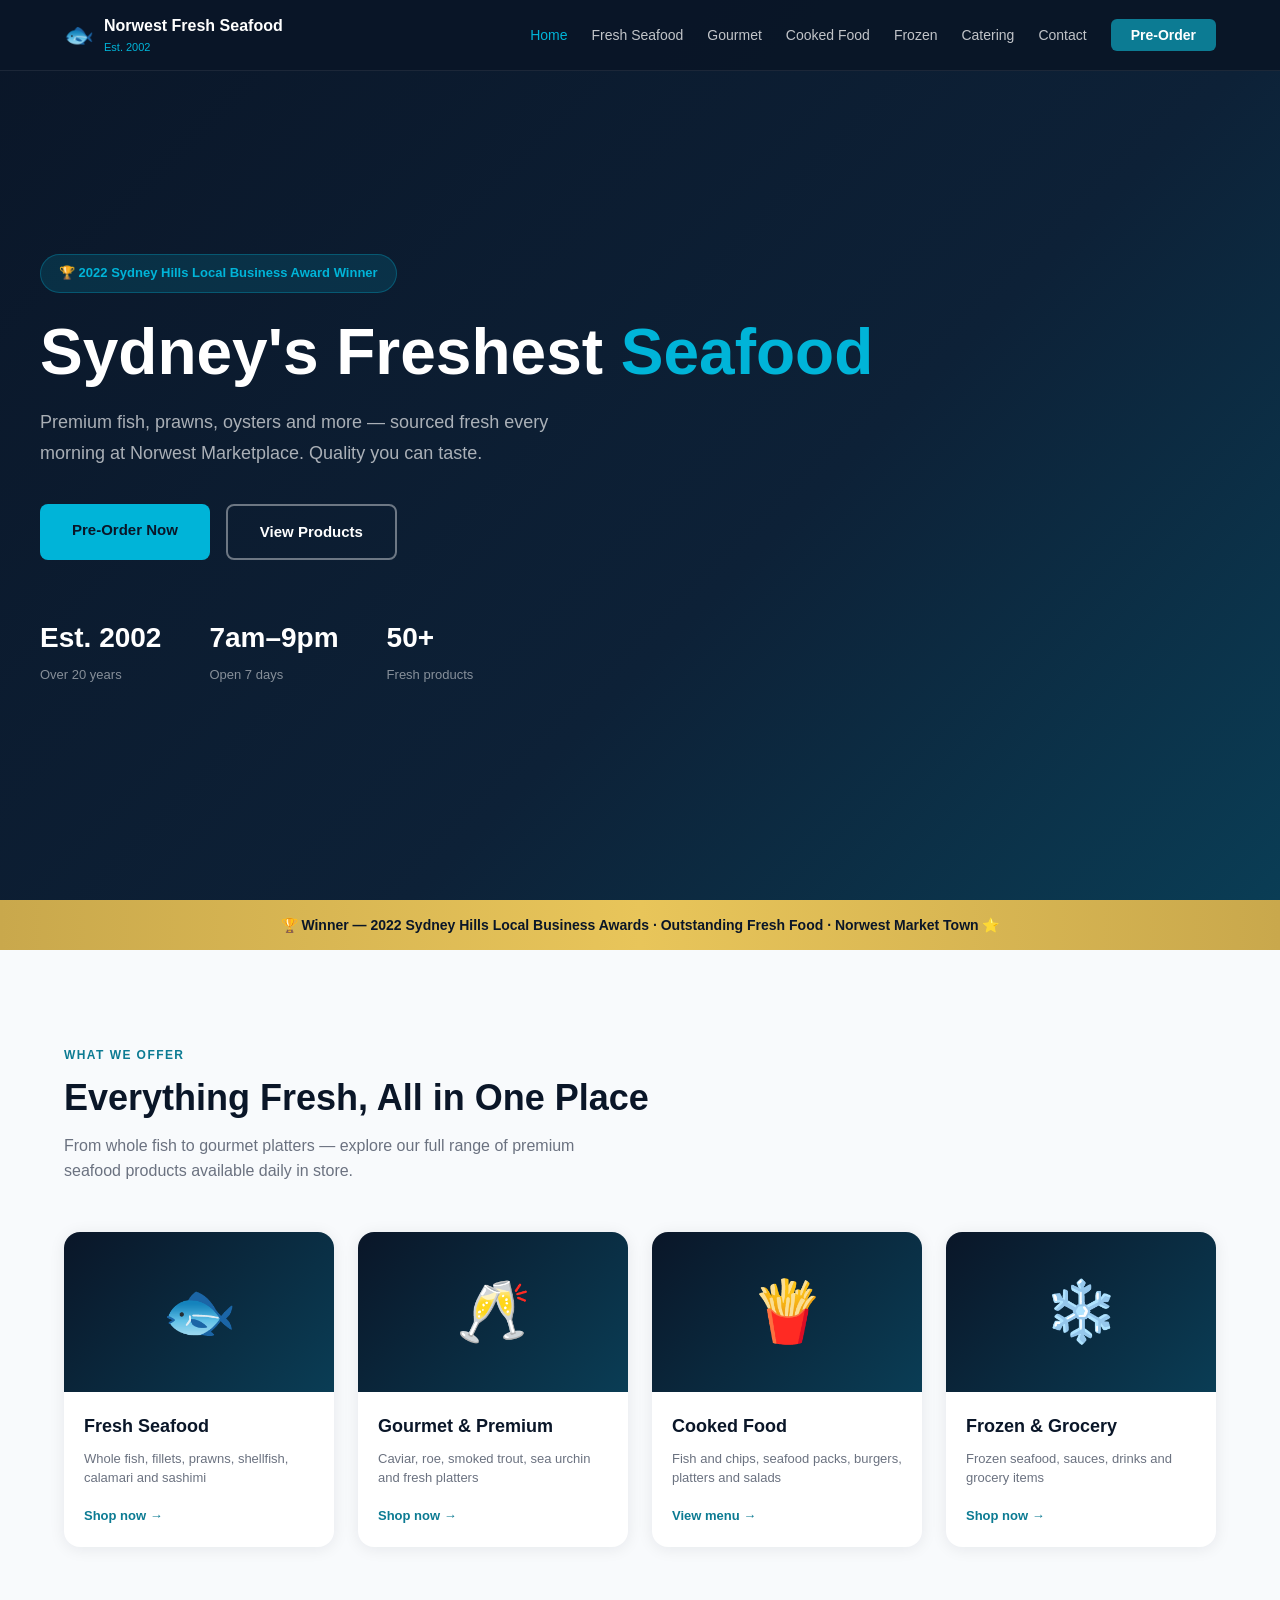
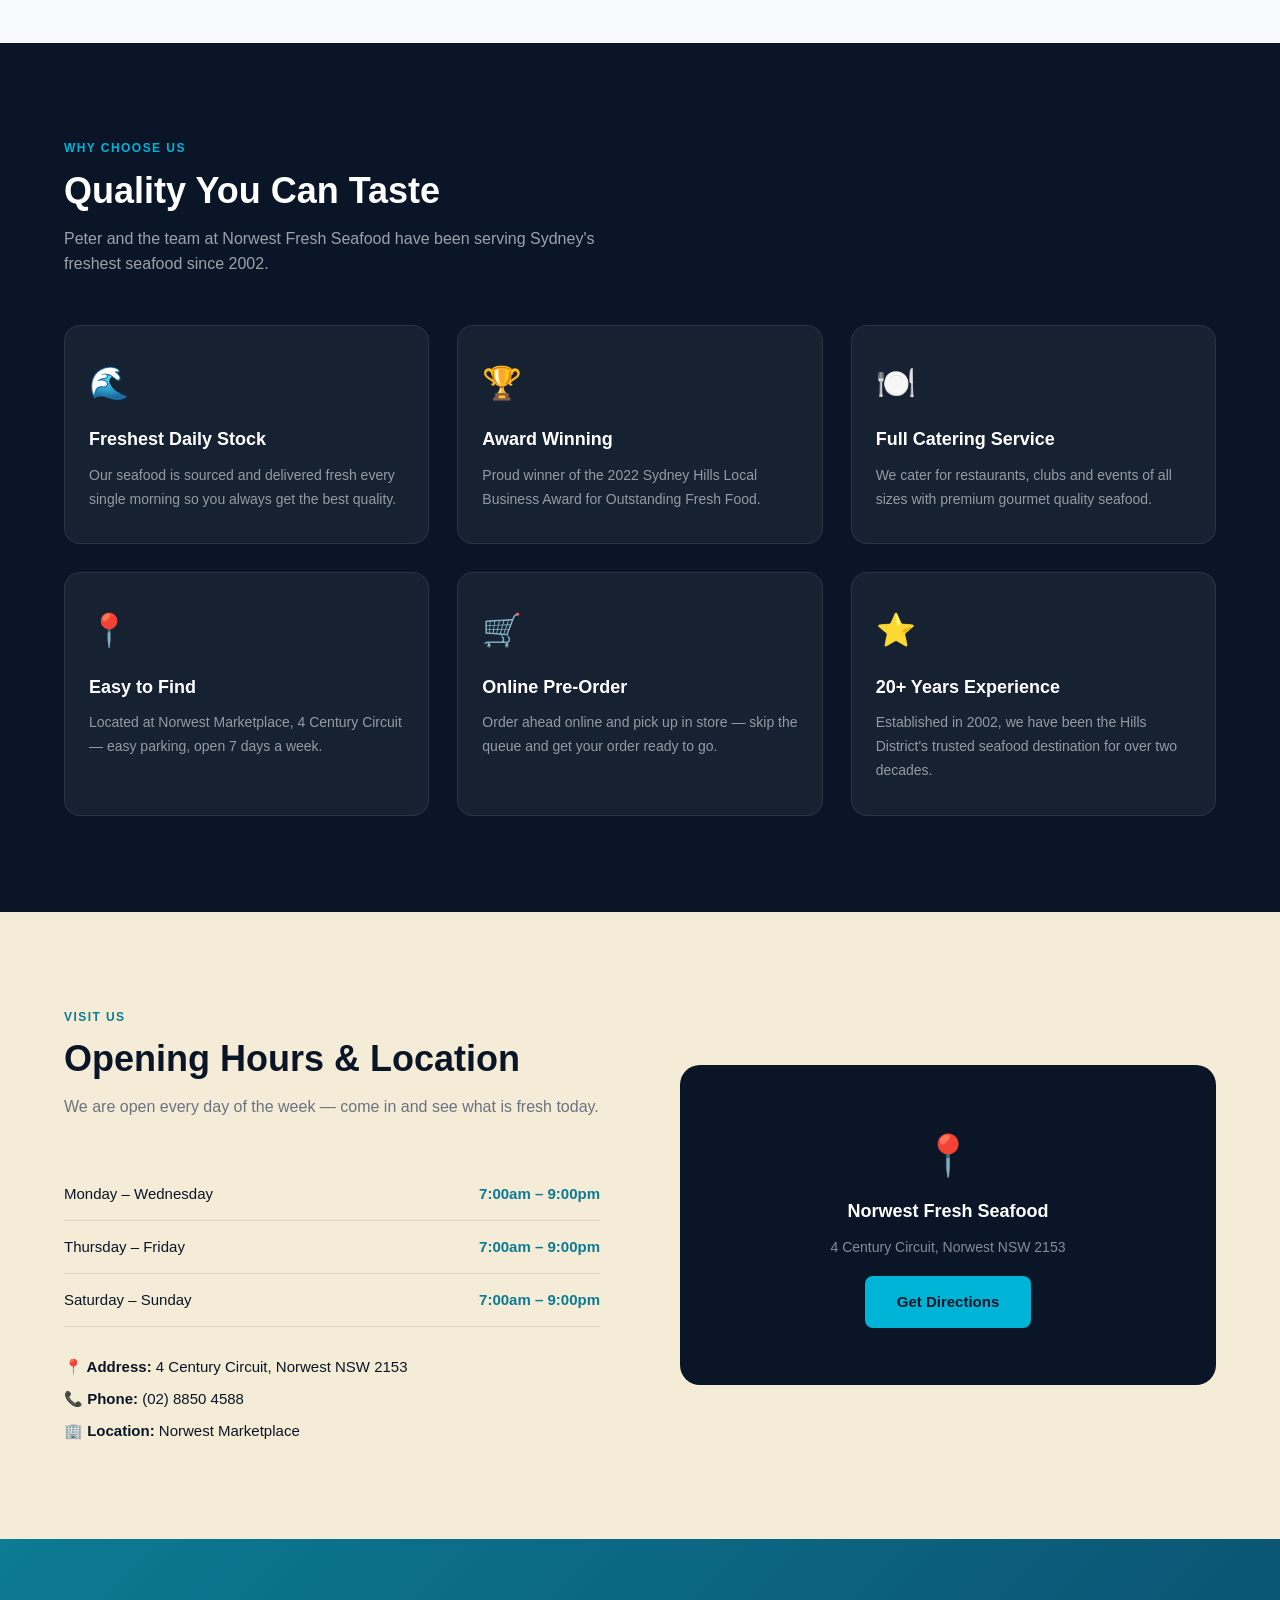
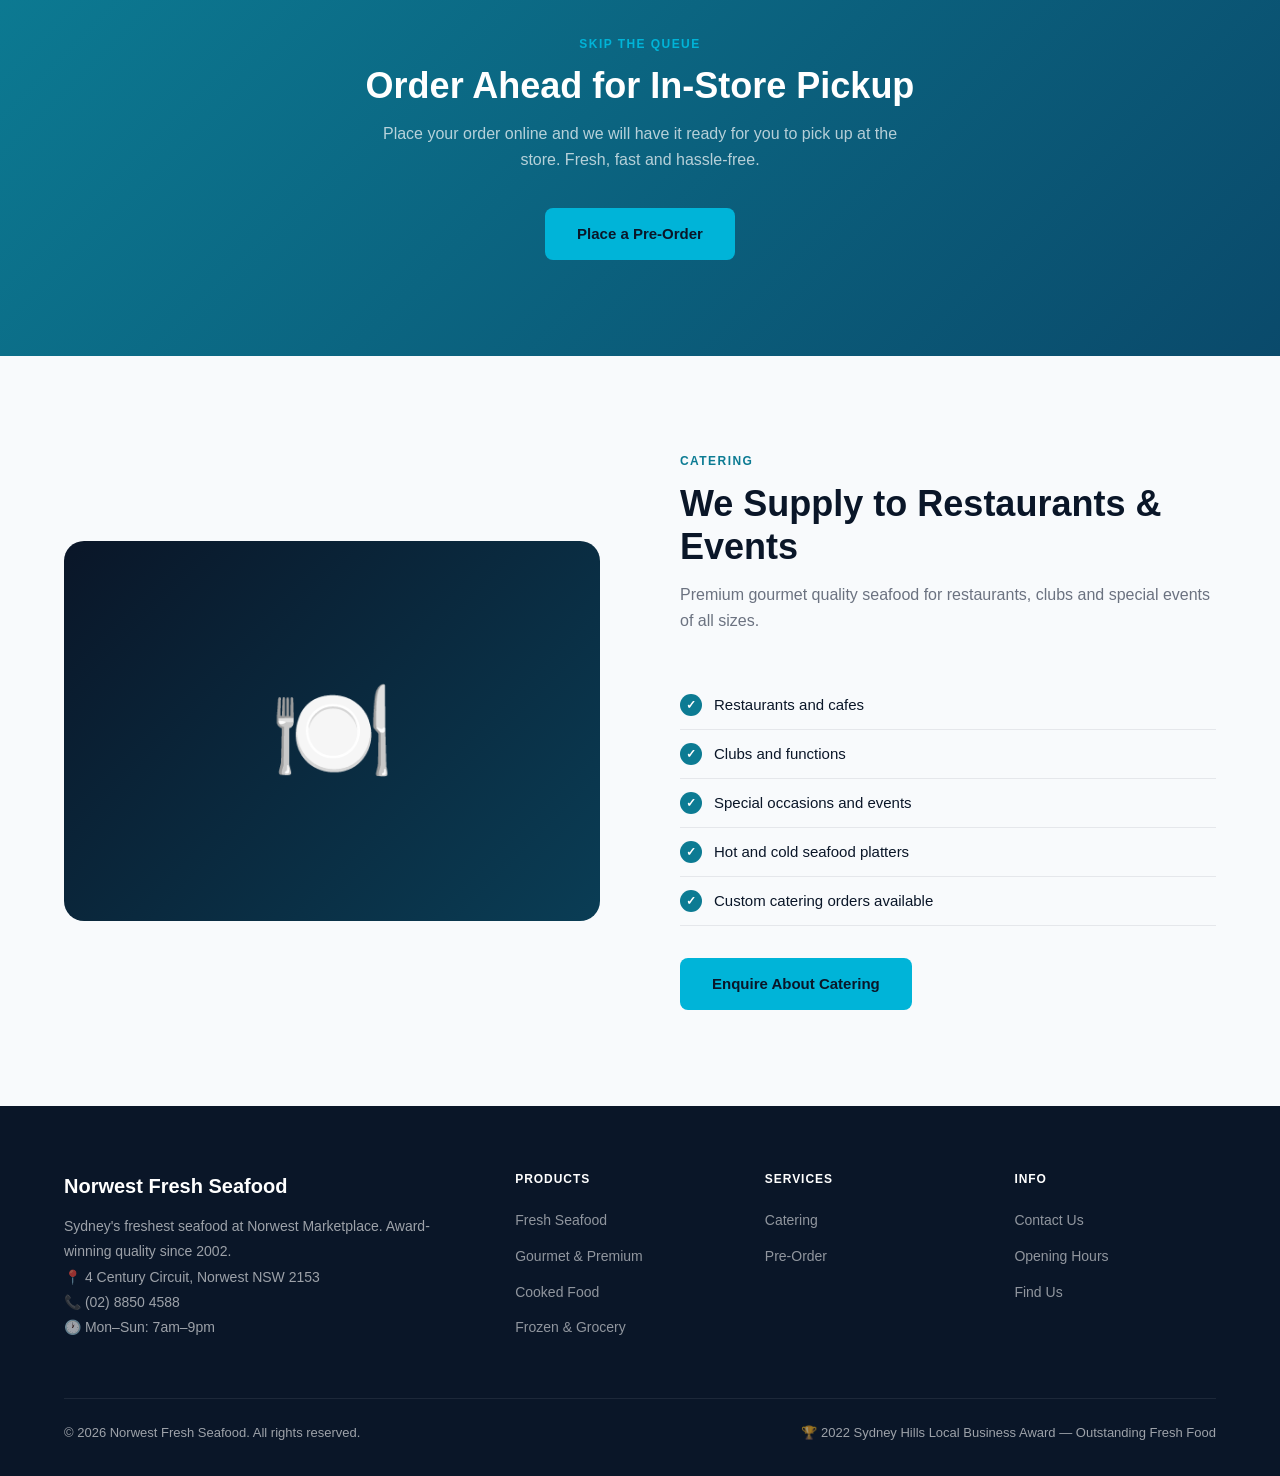
<file: index_5.html>
<!DOCTYPE html>
<html lang="en">
<head>
  <meta charset="UTF-8">
  <meta name="viewport" content="width=device-width, initial-scale=1.0">
  <title>Norwest Fresh Seafood</title>
  <link rel="stylesheet" href="css/style.css">
</head>
<body>

  <!-- NAVIGATION -->
  <nav class="navbar">
    <div class="nav-container">
      <div class="nav-logo">
        <span class="logo-icon">🐟</span>
        <div class="logo-text">
          <span class="logo-main">Norwest Fresh Seafood</span>
          <span class="logo-sub">Est. 2002</span>
        </div>
      </div>
      <ul class="nav-links">
        <li><a href="index.html" class="active">Home</a></li>
        <li><a href="fresh-seafood.html">Fresh Seafood</a></li>
        <li><a href="gourmet.html">Gourmet</a></li>
        <li><a href="cooked-food.html">Cooked Food</a></li>
        <li><a href="frozen.html">Frozen</a></li>
        <li><a href="catering.html">Catering</a></li>
        <li><a href="contact.html">Contact</a></li>
        <li><a href="pre-order.html" class="nav-cta">Pre-Order</a></li>
      </ul>
      <button class="hamburger" id="hamburger">&#9776;</button>
    </div>
  </nav>

  <!-- HERO SECTION -->
  <section class="hero">
    <div class="hero-content">
      <div class="hero-badge">🏆 2022 Sydney Hills Local Business Award Winner</div>
      <h1 class="hero-title">Sydney's Freshest <span>Seafood</span></h1>
      <p class="hero-sub">Premium fish, prawns, oysters and more — sourced fresh every morning at Norwest Marketplace. Quality you can taste.</p>
      <div class="hero-buttons">
        <a href="pre-order.html" class="btn-primary">Pre-Order Now</a>
        <a href="fresh-seafood.html" class="btn-secondary">View Products</a>
      </div>
      <div class="hero-stats">
        <div class="stat">
          <span class="stat-num">Est. 2002</span>
          <span class="stat-label">Over 20 years</span>
        </div>
        <div class="stat">
          <span class="stat-num">7am–9pm</span>
          <span class="stat-label">Open 7 days</span>
        </div>
        <div class="stat">
          <span class="stat-num">50+</span>
          <span class="stat-label">Fresh products</span>
        </div>
      </div>
    </div>
  </section>

  <!-- AWARD BANNER -->
  <div class="award-banner">
    <p>🏆 Winner — 2022 Sydney Hills Local Business Awards · Outstanding Fresh Food · Norwest Market Town ⭐</p>
  </div>

  <!-- PRODUCT CATEGORIES -->
  <section class="products">
    <div class="container">
      <p class="section-eyebrow">What We Offer</p>
      <h2 class="section-title">Everything Fresh, All in One Place</h2>
      <p class="section-sub">From whole fish to gourmet platters — explore our full range of premium seafood products available daily in store.</p>
      <div class="products-grid">
        <a href="fresh-seafood.html" class="product-card">
          <div class="product-img">🐟</div>
          <div class="product-info">
            <h3>Fresh Seafood</h3>
            <p>Whole fish, fillets, prawns, shellfish, calamari and sashimi</p>
            <span class="product-link">Shop now →</span>
          </div>
        </a>
        <a href="gourmet.html" class="product-card">
          <div class="product-img">🥂</div>
          <div class="product-info">
            <h3>Gourmet & Premium</h3>
            <p>Caviar, roe, smoked trout, sea urchin and fresh platters</p>
            <span class="product-link">Shop now →</span>
          </div>
        </a>
        <a href="cooked-food.html" class="product-card">
          <div class="product-img">🍟</div>
          <div class="product-info">
            <h3>Cooked Food</h3>
            <p>Fish and chips, seafood packs, burgers, platters and salads</p>
            <span class="product-link">View menu →</span>
          </div>
        </a>
        <a href="frozen.html" class="product-card">
          <div class="product-img">❄️</div>
          <div class="product-info">
            <h3>Frozen & Grocery</h3>
            <p>Frozen seafood, sauces, drinks and grocery items</p>
            <span class="product-link">Shop now →</span>
          </div>
        </a>
      </div>
    </div>
  </section>

  <!-- WHY US -->
  <section class="why-us">
    <div class="container">
      <p class="section-eyebrow">Why Choose Us</p>
      <h2 class="section-title">Quality You Can Taste</h2>
      <p class="section-sub">Peter and the team at Norwest Fresh Seafood have been serving Sydney's freshest seafood since 2002.</p>
      <div class="why-grid">
        <div class="why-card">
          <div class="why-icon">🌊</div>
          <h3>Freshest Daily Stock</h3>
          <p>Our seafood is sourced and delivered fresh every single morning so you always get the best quality.</p>
        </div>
        <div class="why-card">
          <div class="why-icon">🏆</div>
          <h3>Award Winning</h3>
          <p>Proud winner of the 2022 Sydney Hills Local Business Award for Outstanding Fresh Food.</p>
        </div>
        <div class="why-card">
          <div class="why-icon">🍽️</div>
          <h3>Full Catering Service</h3>
          <p>We cater for restaurants, clubs and events of all sizes with premium gourmet quality seafood.</p>
        </div>
        <div class="why-card">
          <div class="why-icon">📍</div>
          <h3>Easy to Find</h3>
          <p>Located at Norwest Marketplace, 4 Century Circuit — easy parking, open 7 days a week.</p>
        </div>
        <div class="why-card">
          <div class="why-icon">🛒</div>
          <h3>Online Pre-Order</h3>
          <p>Order ahead online and pick up in store — skip the queue and get your order ready to go.</p>
        </div>
        <div class="why-card">
          <div class="why-icon">⭐</div>
          <h3>20+ Years Experience</h3>
          <p>Established in 2002, we have been the Hills District's trusted seafood destination for over two decades.</p>
        </div>
      </div>
    </div>
  </section>

  <!-- HOURS & LOCATION -->
  <section class="hours">
    <div class="container">
      <div class="hours-layout">
        <div class="hours-info">
          <p class="section-eyebrow">Visit Us</p>
          <h2 class="section-title">Opening Hours & Location</h2>
          <p class="section-sub">We are open every day of the week — come in and see what is fresh today.</p>
          <table class="hours-table">
            <tr><td>Monday – Wednesday</td><td>7:00am – 9:00pm</td></tr>
            <tr><td>Thursday – Friday</td><td>7:00am – 9:00pm</td></tr>
            <tr><td>Saturday – Sunday</td><td>7:00am – 9:00pm</td></tr>
          </table>
          <div class="contact-details">
            <p><strong>📍 Address:</strong> 4 Century Circuit, Norwest NSW 2153</p>
            <p><strong>📞 Phone:</strong> (02) 8850 4588</p>
            <p><strong>🏢 Location:</strong> Norwest Marketplace</p>
          </div>
        </div>
        <div class="hours-map">
          <p>📍</p>
          <p class="map-name">Norwest Fresh Seafood</p>
          <p class="map-address">4 Century Circuit, Norwest NSW 2153</p>
          <a href="https://maps.google.com/?q=Norwest+Fresh+Seafood" target="_blank" class="btn-primary">Get Directions</a>
        </div>
      </div>
    </div>
  </section>

  <!-- PRE-ORDER CTA -->
  <section class="preorder-cta">
    <div class="container">
      <p class="section-eyebrow">Skip the Queue</p>
      <h2 class="section-title">Order Ahead for In-Store Pickup</h2>
      <p class="section-sub">Place your order online and we will have it ready for you to pick up at the store. Fresh, fast and hassle-free.</p>
      <a href="pre-order.html" class="btn-primary">Place a Pre-Order</a>
    </div>
  </section>

  <!-- CATERING -->
  <section class="catering">
    <div class="container">
      <div class="catering-layout">
        <div class="catering-img">🍽️</div>
        <div class="catering-info">
          <p class="section-eyebrow">Catering</p>
          <h2 class="section-title">We Supply to Restaurants & Events</h2>
          <p class="section-sub">Premium gourmet quality seafood for restaurants, clubs and special events of all sizes.</p>
          <ul class="catering-list">
            <li>Restaurants and cafes</li>
            <li>Clubs and functions</li>
            <li>Special occasions and events</li>
            <li>Hot and cold seafood platters</li>
            <li>Custom catering orders available</li>
          </ul>
          <a href="catering.html" class="btn-primary">Enquire About Catering</a>
        </div>
      </div>
    </div>
  </section>

  <!-- FOOTER -->
  <footer class="footer">
    <div class="container">
      <div class="footer-grid">
        <div class="footer-brand">
          <h3>Norwest Fresh Seafood</h3>
          <p>Sydney's freshest seafood at Norwest Marketplace. Award-winning quality since 2002.</p>
          <p>📍 4 Century Circuit, Norwest NSW 2153</p>
          <p>📞 (02) 8850 4588</p>
          <p>🕐 Mon–Sun: 7am–9pm</p>
        </div>
        <div class="footer-col">
          <h4>Products</h4>
          <ul>
            <li><a href="fresh-seafood.html">Fresh Seafood</a></li>
            <li><a href="gourmet.html">Gourmet & Premium</a></li>
            <li><a href="cooked-food.html">Cooked Food</a></li>
            <li><a href="frozen.html">Frozen & Grocery</a></li>
          </ul>
        </div>
        <div class="footer-col">
          <h4>Services</h4>
          <ul>
            <li><a href="catering.html">Catering</a></li>
            <li><a href="pre-order.html">Pre-Order</a></li>
          </ul>
        </div>
        <div class="footer-col">
          <h4>Info</h4>
          <ul>
            <li><a href="contact.html">Contact Us</a></li>
            <li><a href="contact.html">Opening Hours</a></li>
            <li><a href="contact.html">Find Us</a></li>
          </ul>
        </div>
      </div>
      <div class="footer-bottom">
        <p>&copy; 2026 Norwest Fresh Seafood. All rights reserved.</p>
        <p>🏆 2022 Sydney Hills Local Business Award — Outstanding Fresh Food</p>
      </div>
    </div>
  </footer>

  <script src="js/main.js"></script>
</body>
</html>
</file>
<file: css/style.css>
/* ================================================
   Norwest Fresh Seafood — Main Stylesheet
   Project: SPC3039 External Project
   Group D: Umesh, Osina, Yousif
   ================================================ */

/* ── RESET & BASE ── */
* {
  margin: 0;
  padding: 0;
  box-sizing: border-box;
}

:root {
  --navy:   #0A1628;
  --teal:   #0C7B93;
  --aqua:   #00B4D8;
  --cream:  #F5ECD7;
  --gold:   #C9A84C;
  --white:  #FFFFFF;
  --grey:   #6B7280;
  --light:  #F8FAFC;
  --dark:   #1F2937;
}

html {
  scroll-behavior: smooth;
}

body {
  font-family: 'Segoe UI', Arial, sans-serif;
  color: var(--navy);
  background: var(--white);
  line-height: 1.6;
}

a {
  text-decoration: none;
  color: inherit;
}

ul {
  list-style: none;
}

img {
  max-width: 100%;
}

.container {
  max-width: 1200px;
  margin: 0 auto;
  padding: 0 24px;
}

/* ── BUTTONS ── */
.btn-primary {
  display: inline-block;
  background: var(--aqua);
  color: var(--navy);
  padding: 14px 32px;
  border-radius: 8px;
  font-weight: 700;
  font-size: 15px;
  transition: background 0.2s, transform 0.2s;
}

.btn-primary:hover {
  background: var(--teal);
  color: var(--white);
  transform: translateY(-2px);
}

.btn-secondary {
  display: inline-block;
  background: transparent;
  color: var(--white);
  padding: 14px 32px;
  border-radius: 8px;
  font-weight: 600;
  font-size: 15px;
  border: 2px solid rgba(255,255,255,0.4);
  transition: border-color 0.2s, background 0.2s;
}

.btn-secondary:hover {
  border-color: var(--aqua);
  background: rgba(0,180,216,0.1);
}

/* ── SECTION LABELS ── */
.section-eyebrow {
  font-size: 12px;
  font-weight: 700;
  color: var(--teal);
  letter-spacing: 0.12em;
  text-transform: uppercase;
  margin-bottom: 10px;
}

.section-title {
  font-size: 36px;
  font-weight: 700;
  color: var(--navy);
  margin-bottom: 14px;
  line-height: 1.2;
}

.section-sub {
  font-size: 16px;
  color: var(--grey);
  max-width: 540px;
  margin-bottom: 48px;
}

/* ── NAVBAR ── */
.navbar {
  position: fixed;
  top: 0; left: 0; right: 0;
  z-index: 999;
  background: rgba(10, 22, 40, 0.97);
  border-bottom: 1px solid rgba(255,255,255,0.08);
}

.nav-container {
  max-width: 1200px;
  margin: 0 auto;
  padding: 0 24px;
  height: 70px;
  display: flex;
  align-items: center;
  justify-content: space-between;
}

.nav-logo {
  display: flex;
  align-items: center;
  gap: 10px;
}

.logo-icon {
  font-size: 24px;
}

.logo-text {
  display: flex;
  flex-direction: column;
}

.logo-main {
  font-size: 16px;
  font-weight: 700;
  color: var(--white);
}

.logo-sub {
  font-size: 11px;
  color: var(--aqua);
}

.nav-links {
  display: flex;
  align-items: center;
  gap: 24px;
}

.nav-links a {
  font-size: 14px;
  font-weight: 500;
  color: rgba(255,255,255,0.75);
  transition: color 0.2s;
}

.nav-links a:hover,
.nav-links a.active {
  color: var(--aqua);
}

.nav-cta {
  background: var(--teal);
  color: var(--white) !important;
  padding: 8px 20px;
  border-radius: 6px;
  font-weight: 600 !important;
}

.nav-cta:hover {
  background: var(--aqua) !important;
  color: var(--navy) !important;
}

.hamburger {
  display: none;
  background: none;
  border: none;
  color: var(--white);
  font-size: 24px;
  cursor: pointer;
}

/* ── HERO ── */
.hero {
  min-height: 100vh;
  background: linear-gradient(135deg, var(--navy) 0%, #0D2137 60%, #0A3D55 100%);
  display: flex;
  align-items: center;
  padding: 120px 24px 80px;
}

.hero-content {
  max-width: 1200px;
  margin: 0 auto;
  width: 100%;
}

.hero-badge {
  display: inline-flex;
  align-items: center;
  gap: 8px;
  background: rgba(0,180,216,0.15);
  border: 1px solid rgba(0,180,216,0.3);
  border-radius: 20px;
  padding: 8px 18px;
  font-size: 13px;
  font-weight: 600;
  color: var(--aqua);
  margin-bottom: 24px;
}

.hero-title {
  font-size: 64px;
  font-weight: 900;
  color: var(--white);
  line-height: 1.1;
  margin-bottom: 20px;
}

.hero-title span {
  color: var(--aqua);
}

.hero-sub {
  font-size: 18px;
  color: rgba(255,255,255,0.65);
  max-width: 520px;
  margin-bottom: 36px;
  line-height: 1.7;
}

.hero-buttons {
  display: flex;
  gap: 16px;
  flex-wrap: wrap;
  margin-bottom: 56px;
}

.hero-stats {
  display: flex;
  gap: 48px;
}

.stat {
  display: flex;
  flex-direction: column;
  gap: 4px;
}

.stat-num {
  font-size: 28px;
  font-weight: 700;
  color: var(--white);
}

.stat-label {
  font-size: 13px;
  color: rgba(255,255,255,0.5);
}

/* ── AWARD BANNER ── */
.award-banner {
  background: linear-gradient(90deg, var(--gold), #E8C55A, var(--gold));
  padding: 14px 24px;
  text-align: center;
}

.award-banner p {
  font-size: 14px;
  font-weight: 600;
  color: var(--navy);
}

/* ── PRODUCTS ── */
.products {
  padding: 96px 0;
  background: var(--light);
}

.products-grid {
  display: grid;
  grid-template-columns: repeat(4, 1fr);
  gap: 24px;
}

.product-card {
  background: var(--white);
  border-radius: 16px;
  overflow: hidden;
  box-shadow: 0 2px 16px rgba(10,22,40,0.08);
  transition: transform 0.25s, box-shadow 0.25s;
  display: block;
  color: var(--navy);
}

.product-card:hover {
  transform: translateY(-6px);
  box-shadow: 0 12px 32px rgba(10,22,40,0.14);
}

.product-img {
  height: 160px;
  background: linear-gradient(135deg, var(--navy), #0A3D55);
  display: flex;
  align-items: center;
  justify-content: center;
  font-size: 60px;
}

.product-info {
  padding: 20px;
}

.product-info h3 {
  font-size: 18px;
  font-weight: 700;
  margin-bottom: 8px;
}

.product-info p {
  font-size: 13px;
  color: var(--grey);
  margin-bottom: 14px;
  line-height: 1.5;
}

.product-link {
  font-size: 13px;
  font-weight: 600;
  color: var(--teal);
}

/* ── WHY US ── */
.why-us {
  padding: 96px 0;
  background: var(--navy);
}

.why-us .section-eyebrow { color: var(--aqua); }
.why-us .section-title { color: var(--white); }
.why-us .section-sub { color: rgba(255,255,255,0.6); }

.why-grid {
  display: grid;
  grid-template-columns: repeat(3, 1fr);
  gap: 28px;
}

.why-card {
  background: rgba(255,255,255,0.05);
  border: 1px solid rgba(255,255,255,0.08);
  border-radius: 16px;
  padding: 32px 24px;
  transition: background 0.25s;
}

.why-card:hover {
  background: rgba(0,180,216,0.08);
  border-color: rgba(0,180,216,0.2);
}

.why-icon {
  font-size: 32px;
  margin-bottom: 16px;
  display: block;
}

.why-card h3 {
  font-size: 18px;
  font-weight: 700;
  color: var(--white);
  margin-bottom: 10px;
}

.why-card p {
  font-size: 14px;
  color: rgba(255,255,255,0.55);
  line-height: 1.7;
}

/* ── HOURS ── */
.hours {
  padding: 96px 0;
  background: var(--cream);
}

.hours-layout {
  display: grid;
  grid-template-columns: 1fr 1fr;
  gap: 80px;
  align-items: center;
}

.hours-table {
  width: 100%;
  border-collapse: collapse;
  margin-bottom: 28px;
}

.hours-table tr {
  border-bottom: 1px solid rgba(10,22,40,0.1);
}

.hours-table td {
  padding: 14px 0;
  font-size: 15px;
}

.hours-table td:last-child {
  text-align: right;
  font-weight: 600;
  color: var(--teal);
}

.contact-details {
  display: flex;
  flex-direction: column;
  gap: 8px;
}

.contact-details p {
  font-size: 15px;
  color: var(--navy);
}

.hours-map {
  background: var(--navy);
  border-radius: 20px;
  height: 320px;
  display: flex;
  flex-direction: column;
  align-items: center;
  justify-content: center;
  gap: 10px;
  text-align: center;
}

.hours-map p {
  font-size: 40px;
}

.map-name {
  font-size: 18px !important;
  font-weight: 700;
  color: var(--white) !important;
}

.map-address {
  font-size: 14px !important;
  color: rgba(255,255,255,0.5) !important;
  margin-bottom: 8px;
}

/* ── PRE-ORDER CTA ── */
.preorder-cta {
  padding: 96px 0;
  background: linear-gradient(135deg, var(--teal), #0A4A6B);
  text-align: center;
}

.preorder-cta .section-eyebrow { color: var(--aqua); }
.preorder-cta .section-title { color: var(--white); margin: 0 auto 14px; }
.preorder-cta .section-sub { color: rgba(255,255,255,0.7); margin: 0 auto 36px; }

/* ── CATERING ── */
.catering {
  padding: 96px 0;
  background: var(--light);
}

.catering-layout {
  display: grid;
  grid-template-columns: 1fr 1fr;
  gap: 80px;
  align-items: center;
}

.catering-img {
  background: linear-gradient(135deg, var(--navy), #0A3D55);
  border-radius: 20px;
  height: 380px;
  display: flex;
  align-items: center;
  justify-content: center;
  font-size: 100px;
}

.catering-list {
  margin-bottom: 32px;
}

.catering-list li {
  padding: 12px 0;
  font-size: 15px;
  border-bottom: 1px solid rgba(10,22,40,0.08);
  display: flex;
  align-items: center;
  gap: 12px;
}

.catering-list li::before {
  content: '✓';
  width: 22px;
  height: 22px;
  background: var(--teal);
  color: var(--white);
  border-radius: 50%;
  display: flex;
  align-items: center;
  justify-content: center;
  font-size: 12px;
  font-weight: 700;
  flex-shrink: 0;
}

/* ── FOOTER ── */
.footer {
  background: var(--navy);
  padding: 64px 0 32px;
  color: rgba(255,255,255,0.6);
}

.footer-grid {
  display: grid;
  grid-template-columns: 2fr 1fr 1fr 1fr;
  gap: 48px;
  margin-bottom: 48px;
}

.footer-brand h3 {
  font-size: 20px;
  color: var(--white);
  margin-bottom: 12px;
}

.footer-brand p {
  font-size: 14px;
  line-height: 1.8;
}

.footer-col h4 {
  font-size: 12px;
  font-weight: 700;
  color: var(--white);
  letter-spacing: 0.08em;
  text-transform: uppercase;
  margin-bottom: 18px;
}

.footer-col ul li {
  margin-bottom: 10px;
}

.footer-col ul li a {
  font-size: 14px;
  color: rgba(255,255,255,0.55);
  transition: color 0.2s;
}

.footer-col ul li a:hover {
  color: var(--aqua);
}

.footer-bottom {
  border-top: 1px solid rgba(255,255,255,0.08);
  padding-top: 24px;
  display: flex;
  justify-content: space-between;
  align-items: center;
  font-size: 13px;
  flex-wrap: wrap;
  gap: 12px;
}

/* ── RESPONSIVE ── */
@media (max-width: 1024px) {
  .products-grid { grid-template-columns: repeat(2, 1fr); }
  .why-grid { grid-template-columns: repeat(2, 1fr); }
  .footer-grid { grid-template-columns: 1fr 1fr; }
  .hours-layout { grid-template-columns: 1fr; }
  .catering-layout { grid-template-columns: 1fr; }
}

@media (max-width: 768px) {
  .hero-title { font-size: 40px; }
  .section-title { font-size: 28px; }
  .nav-links { display: none; }
  .hamburger { display: block; }
  .products-grid { grid-template-columns: 1fr; }
  .why-grid { grid-template-columns: 1fr; }
  .footer-grid { grid-template-columns: 1fr; }
  .hero-stats { gap: 24px; flex-wrap: wrap; }
  .footer-bottom { flex-direction: column; text-align: center; }
}

/* ── PAGE HERO ── */
.page-hero {
  background: linear-gradient(135deg, var(--navy) 0%, #0D2137 100%);
  padding: 120px 0 60px;
  margin-top: 70px;
}

.page-title {
  font-size: 48px;
  font-weight: 900;
  color: var(--white);
  margin-bottom: 16px;
  line-height: 1.1;
}

.page-sub {
  font-size: 17px;
  color: rgba(255,255,255,0.65);
  max-width: 520px;
  line-height: 1.7;
}

/* ── PAGE CONTENT ── */
.page-content {
  padding: 64px 0 96px;
  background: var(--white);
}

/* ── FILTER ROW ── */
.filter-row {
  display: flex;
  gap: 10px;
  flex-wrap: wrap;
  margin-bottom: 40px;
}

.filter-btn {
  padding: 8px 20px;
  border-radius: 20px;
  border: 2px solid #DDD;
  background: var(--white);
  font-size: 14px;
  font-weight: 500;
  cursor: pointer;
  transition: all 0.2s;
  font-family: inherit;
}

.filter-btn:hover,
.filter-btn.active {
  background: var(--navy);
  color: var(--white);
  border-color: var(--navy);
}

/* ── PRODUCT LIST ── */
.product-list { display: flex; flex-direction: column; gap: 48px; }

.product-section-title {
  font-size: 22px;
  font-weight: 700;
  color: var(--navy);
  margin-bottom: 20px;
  padding-bottom: 10px;
  border-bottom: 2px solid var(--aqua);
  display: inline-block;
}

.product-grid {
  display: grid;
  grid-template-columns: repeat(4, 1fr);
  gap: 16px;
}

.product-item {
  background: var(--light);
  border-radius: 12px;
  overflow: hidden;
  border: 1px solid #E5E7EB;
  transition: transform 0.2s, box-shadow 0.2s;
}

.product-item:hover {
  transform: translateY(-4px);
  box-shadow: 0 8px 24px rgba(10,22,40,0.1);
}

.product-item-img {
  height: 100px;
  background: linear-gradient(135deg, var(--navy), #0A3D55);
  display: flex;
  align-items: center;
  justify-content: center;
  font-size: 40px;
}

.product-item-info {
  padding: 14px;
}

.product-item-info h3 {
  font-size: 14px;
  font-weight: 700;
  margin-bottom: 4px;
  color: var(--navy);
}

.product-item-info p {
  font-size: 12px;
  color: var(--grey);
}

/* ── MENU ── */
.menu-grid {
  display: grid;
  grid-template-columns: repeat(2, 1fr);
  gap: 32px;
}

.menu-section {
  background: var(--light);
  border-radius: 12px;
  padding: 24px;
  border: 1px solid #E5E7EB;
}

.menu-list { display: flex; flex-direction: column; gap: 8px; }

.menu-item {
  display: flex;
  justify-content: space-between;
  align-items: center;
  padding: 10px 0;
  border-bottom: 1px solid #E5E7EB;
  font-size: 14px;
  gap: 12px;
}

.menu-item:last-child { border-bottom: none; }

.menu-item span:last-child {
  font-weight: 600;
  color: var(--teal);
  white-space: nowrap;
}

/* ── PRE-ORDER FORM ── */
.preorder-layout {
  display: grid;
  grid-template-columns: 1.5fr 1fr;
  gap: 48px;
  align-items: start;
}

.preorder-form-wrap {
  background: var(--white);
  border-radius: 16px;
  padding: 40px;
  box-shadow: 0 2px 16px rgba(10,22,40,0.08);
}

.preorder-form { display: flex; flex-direction: column; gap: 0; }

.form-row {
  display: grid;
  grid-template-columns: 1fr 1fr;
  gap: 16px;
}

.form-group {
  display: flex;
  flex-direction: column;
  gap: 6px;
  margin-bottom: 20px;
}

.form-group label {
  font-size: 14px;
  font-weight: 600;
  color: var(--navy);
}

.form-group input,
.form-group select,
.form-group textarea {
  padding: 12px 16px;
  border: 1.5px solid #DDD;
  border-radius: 8px;
  font-size: 14px;
  font-family: inherit;
  transition: border-color 0.2s;
  background: var(--white);
}

.form-group input:focus,
.form-group select:focus,
.form-group textarea:focus {
  outline: none;
  border-color: var(--aqua);
}

.preorder-info {
  display: flex;
  flex-direction: column;
  gap: 16px;
}

.info-card {
  background: var(--white);
  border-radius: 12px;
  padding: 20px;
  box-shadow: 0 2px 12px rgba(10,22,40,0.06);
  border-left: 4px solid var(--aqua);
}

.info-card h3 {
  font-size: 15px;
  font-weight: 700;
  margin-bottom: 8px;
  color: var(--navy);
}

.info-card p {
  font-size: 14px;
  color: var(--grey);
  line-height: 1.6;
}

/* ── RESPONSIVE ADDITIONS ── */
@media (max-width: 1024px) {
  .product-grid { grid-template-columns: repeat(2, 1fr); }
  .menu-grid { grid-template-columns: 1fr; }
  .preorder-layout { grid-template-columns: 1fr; }
}

@media (max-width: 768px) {
  .page-title { font-size: 32px; }
  .product-grid { grid-template-columns: repeat(2, 1fr); }
  .form-row { grid-template-columns: 1fr; }
  .preorder-form-wrap { padding: 24px; }
}

/* Blank product image - just show name */
.product-item-img-blank {
  height: 100px;
  background: #F0F4F8;
  display: flex;
  align-items: center;
  justify-content: center;
  font-size: 13px;
  font-weight: 600;
  color: #6B7280;
  text-align: center;
  padding: 8px;
}

/* Mobile nav open */
.nav-links.open {
  display: flex !important;
  flex-direction: column;
  position: absolute;
  top: 70px;
  left: 0; right: 0;
  background: rgba(10,22,40,0.98);
  padding: 20px 24px;
  gap: 16px;
  z-index: 998;
}

/* ── PETER'S SPECIAL PICKS ── */
.specials {
  padding: 80px 0;
  background: linear-gradient(135deg, #8B0000 0%, #C0392B 100%);
  position: relative;
  overflow: hidden;
}

.specials::before {
  content: '';
  position: absolute;
  top: -50%; left: -50%;
  width: 200%; height: 200%;
  background: radial-gradient(ellipse at center, rgba(255,255,255,0.05) 0%, transparent 60%);
  pointer-events: none;
}

.specials-header {
  text-align: center;
  margin-bottom: 48px;
}

.specials-badge {
  display: inline-block;
  background: rgba(255,255,255,0.2);
  border: 2px solid rgba(255,255,255,0.5);
  color: #fff;
  font-size: 12px;
  font-weight: 800;
  padding: 6px 20px;
  border-radius: 20px;
  letter-spacing: 0.1em;
  margin-bottom: 16px;
  animation: pulse 2s infinite;
}

@keyframes pulse {
  0%, 100% { opacity: 1; }
  50% { opacity: 0.7; }
}

.specials-title {
  font-size: 42px;
  font-weight: 900;
  color: #fff;
  margin-bottom: 12px;
}

.specials-sub {
  font-size: 16px;
  color: rgba(255,255,255,0.8);
}

.specials-grid {
  display: grid;
  grid-template-columns: repeat(4, 1fr);
  gap: 20px;
}

.special-card {
  background: #fff;
  border-radius: 16px;
  overflow: hidden;
  position: relative;
  box-shadow: 0 8px 32px rgba(0,0,0,0.2);
  transition: transform 0.25s;
}

.special-card:hover {
  transform: translateY(-6px);
}

.special-badge {
  position: absolute;
  top: 12px; left: 12px;
  background: #C0392B;
  color: #fff;
  font-size: 10px;
  font-weight: 800;
  padding: 4px 10px;
  border-radius: 20px;
  letter-spacing: 0.06em;
  z-index: 2;
}

.special-img {
  height: 180px;
  background: #eee;
}

.special-info {
  padding: 16px;
}

.special-info h3 {
  font-size: 16px;
  font-weight: 700;
  color: var(--navy);
  margin-bottom: 6px;
}

.special-desc {
  font-size: 12px;
  color: var(--grey);
  line-height: 1.5;
  margin-bottom: 12px;
}

.special-price {
  display: flex;
  align-items: center;
  gap: 10px;
  margin-bottom: 6px;
}

.old-price {
  font-size: 14px;
  color: #999;
  text-decoration: line-through;
}

.new-price {
  font-size: 22px;
  font-weight: 800;
  color: #C0392B;
}

.special-save {
  font-size: 11px;
  font-weight: 700;
  color: #27AE60;
  background: #EAFAF1;
  padding: 3px 8px;
  border-radius: 4px;
  display: inline-block;
}

@media (max-width: 1024px) {
  .specials-grid { grid-template-columns: repeat(2, 1fr); }
}

@media (max-width: 640px) {
  .specials-grid { grid-template-columns: 1fr; }
  .specials-title { font-size: 28px; }
}

/* ── LOADING SCREEN ── */
#loader {
  position: fixed;
  inset: 0;
  background: var(--navy);
  display: flex;
  flex-direction: column;
  align-items: center;
  justify-content: center;
  z-index: 9999;
  transition: opacity 0.6s ease;
}

#loader.fade-out { opacity: 0; }

.loader-logo {
  font-size: 64px;
  animation: bounce 0.8s infinite alternate;
}

.loader-text {
  font-family: 'Segoe UI', sans-serif;
  font-size: 22px;
  font-weight: 700;
  color: var(--white);
  margin-top: 16px;
  letter-spacing: 0.05em;
}

.loader-sub {
  font-size: 14px;
  color: var(--aqua);
  margin-top: 8px;
}

.loader-bar {
  width: 200px;
  height: 3px;
  background: rgba(255,255,255,0.1);
  border-radius: 3px;
  margin-top: 32px;
  overflow: hidden;
}

.loader-bar-fill {
  height: 100%;
  background: var(--aqua);
  border-radius: 3px;
  animation: loading 1.8s ease forwards;
}

@keyframes loading {
  0% { width: 0%; }
  100% { width: 100%; }
}

@keyframes bounce {
  from { transform: translateY(0); }
  to { transform: translateY(-12px); }
}

/* ── PAGE TRANSITIONS ── */
body {
  opacity: 0;
  transition: opacity 0.3s ease;
}

body.page-loaded { opacity: 1; }
body.page-exit { opacity: 0; }

/* ── FRESH TODAY TICKER ── */
.ticker-wrap {
  background: var(--navy);
  border-top: 1px solid rgba(255,255,255,0.08);
  border-bottom: 1px solid rgba(255,255,255,0.08);
  padding: 10px 0;
  overflow: hidden;
  white-space: nowrap;
}

.ticker-label {
  display: inline-block;
  background: var(--aqua);
  color: var(--navy);
  font-size: 11px;
  font-weight: 800;
  padding: 4px 12px;
  margin-right: 16px;
  letter-spacing: 0.08em;
}

#ticker {
  display: inline-block;
  animation: ticker 30s linear infinite;
  font-size: 13px;
  color: rgba(255,255,255,0.8);
  font-weight: 500;
}

#ticker span { margin: 0 8px; }

@keyframes ticker {
  0% { transform: translateX(100vw); }
  100% { transform: translateX(-100%); }
}

/* ── OPEN NOW INDICATOR ── */
#openIndicator {
  font-size: 12px;
  font-weight: 700;
  padding: 4px 10px;
  border-radius: 12px;
  background: rgba(255,255,255,0.08);
}

/* ── BACK TO TOP ── */
#backToTop {
  position: fixed;
  bottom: 90px;
  right: 24px;
  width: 44px;
  height: 44px;
  background: var(--teal);
  color: var(--white);
  border: none;
  border-radius: 50%;
  font-size: 20px;
  cursor: pointer;
  display: flex;
  align-items: center;
  justify-content: center;
  opacity: 0;
  transform: translateY(20px);
  transition: opacity 0.3s, transform 0.3s;
  z-index: 900;
  box-shadow: 0 4px 16px rgba(0,0,0,0.2);
}

#backToTop.visible {
  opacity: 1;
  transform: translateY(0);
}

/* ── WHATSAPP BUTTON ── */
#whatsapp {
  position: fixed;
  bottom: 24px;
  right: 24px;
  width: 52px;
  height: 52px;
  background: #25D366;
  color: white;
  border-radius: 50%;
  display: flex;
  align-items: center;
  justify-content: center;
  font-size: 26px;
  text-decoration: none;
  z-index: 900;
  box-shadow: 0 4px 16px rgba(37,211,102,0.4);
  transition: transform 0.2s;
}

#whatsapp:hover { transform: scale(1.1); }

/* ── MOBILE CALL BANNER ── */
.mobile-call-banner {
  display: none;
  position: fixed;
  bottom: 0; left: 0; right: 0;
  background: var(--teal);
  color: var(--white);
  text-align: center;
  padding: 14px;
  font-size: 15px;
  font-weight: 700;
  text-decoration: none;
  z-index: 800;
}

@media (max-width: 768px) {
  .mobile-call-banner { display: block; }
  #backToTop { bottom: 130px; }
  #whatsapp { bottom: 70px; }
}

/* ── ABOUT PETER ── */
.about-peter {
  padding: 96px 0;
  background: var(--white);
}

.about-layout {
  display: grid;
  grid-template-columns: 1fr 1.5fr;
  gap: 80px;
  align-items: center;
}

.about-img {
  position: relative;
}

.about-img-placeholder {
  background: linear-gradient(135deg, var(--navy), #0A3D55);
  border-radius: 20px;
  height: 400px;
  display: flex;
  align-items: center;
  justify-content: center;
  font-size: 100px;
}

.about-text {
  font-size: 16px;
  color: var(--grey);
  line-height: 1.8;
  margin-bottom: 16px;
}

.about-stats {
  display: flex;
  gap: 32px;
  margin-top: 32px;
  padding-top: 32px;
  border-top: 1px solid #E5E7EB;
}

.about-stat {
  display: flex;
  flex-direction: column;
  gap: 4px;
}

.about-stat-num {
  font-size: 28px;
  font-weight: 800;
  color: var(--navy);
}

.about-stat-label {
  font-size: 12px;
  color: var(--grey);
}

/* ── TESTIMONIALS ── */
.testimonials {
  padding: 96px 0;
  background: var(--light);
}

.testimonials-grid {
  display: grid;
  grid-template-columns: repeat(3, 1fr);
  gap: 24px;
}

.testimonial-card {
  background: var(--white);
  border-radius: 16px;
  padding: 28px;
  box-shadow: 0 2px 16px rgba(10,22,40,0.06);
  border: 1px solid #E5E7EB;
  display: flex;
  flex-direction: column;
  gap: 16px;
}

.stars {
  font-size: 18px;
}

.testimonial-text {
  font-size: 14px;
  color: var(--grey);
  line-height: 1.7;
  font-style: italic;
  flex: 1;
}

.testimonial-author {
  display: flex;
  align-items: center;
  gap: 12px;
}

.author-avatar {
  width: 40px;
  height: 40px;
  background: var(--teal);
  color: var(--white);
  border-radius: 50%;
  display: flex;
  align-items: center;
  justify-content: center;
  font-weight: 700;
  font-size: 16px;
  flex-shrink: 0;
}

.author-name {
  font-size: 14px;
  font-weight: 700;
  color: var(--navy);
}

.author-location {
  font-size: 12px;
  color: var(--grey);
}

/* ── CATERING FORM ── */
.catering-form-section {
  margin-top: 64px;
  padding-top: 64px;
  border-top: 1px solid #E5E7EB;
}

.catering-form {
  max-width: 700px;
  background: var(--white);
  border-radius: 16px;
  padding: 40px;
  box-shadow: 0 2px 16px rgba(10,22,40,0.08);
  border: 1px solid #E5E7EB;
}

/* ── RESPONSIVE ── */
@media (max-width: 1024px) {
  .about-layout { grid-template-columns: 1fr; }
  .testimonials-grid { grid-template-columns: 1fr; }
}

@media (max-width: 768px) {
  .about-stats { gap: 20px; flex-wrap: wrap; }
  .catering-form { padding: 24px; }
}

/* ── FAQ ── */
.faq-item {
  background: var(--white);
  border-radius: 12px;
  padding: 24px;
  border: 1px solid #E5E7EB;
  box-shadow: 0 2px 8px rgba(10,22,40,0.05);
}

.faq-q {
  font-size: 15px;
  font-weight: 700;
  color: var(--navy);
  margin-bottom: 10px;
}

.faq-a {
  font-size: 14px;
  color: var(--grey);
  line-height: 1.7;
}

/* ── FISH BADGES ── */
.fish-badge {
  display: inline-block;
  background: var(--aqua);
  color: var(--navy);
  font-size: 10px;
  font-weight: 700;
  padding: 3px 8px;
  border-radius: 10px;
  margin-bottom: 6px;
  letter-spacing: 0.04em;
}

.clean-badge {
  display: inline-block;
  background: #EAFAF1;
  color: #27AE60;
  font-size: 11px;
  font-weight: 600;
  padding: 4px 8px;
  border-radius: 6px;
  margin-top: 6px;
}

.recipe-tip {
  font-size: 11px;
  color: var(--grey);
  margin-top: 6px;
  font-style: italic;
}

/* ── SPECIAL CARD AS LINK ── */
a.special-card {
  display: block;
  text-decoration: none;
  color: inherit;
}

a.special-card:hover {
  transform: translateY(-6px);
}

@media (max-width: 768px) {
  .faq-item { padding: 16px; }
}

/* ── WHOLE FISH HORIZONTAL CARDS ── */
.whole-fish-list {
  display: flex;
  flex-direction: column;
  gap: 16px;
}

.wf-card-h {
  display: flex;
  background: var(--white);
  border-radius: 12px;
  overflow: hidden;
  border: 1px solid #E5E7EB;
  box-shadow: 0 2px 12px rgba(10,22,40,0.06);
  transition: transform 0.2s, box-shadow 0.2s;
}

.wf-card-h:hover {
  transform: translateY(-3px);
  box-shadow: 0 8px 24px rgba(10,22,40,0.12);
}

.wf-card-img-h {
  width: 180px;
  min-height: 140px;
  background-size: cover;
  background-position: center;
  flex-shrink: 0;
}

.wf-card-img-blank-h {
  width: 180px;
  min-height: 140px;
  background: #F0F4F8;
  display: flex;
  align-items: center;
  justify-content: center;
  font-size: 12px;
  font-weight: 600;
  color: #6B7280;
  text-align: center;
  padding: 8px;
  flex-shrink: 0;
}

.wf-card-info-h {
  padding: 16px 20px;
  display: flex;
  flex-direction: column;
  gap: 6px;
  justify-content: center;
}

.wf-card-info-h h3 {
  font-size: 17px;
  font-weight: 700;
  color: var(--navy);
}

.wf-card-info-h p {
  font-size: 13px;
  color: var(--grey);
}

/* ── PETER'S SPECIALS HORIZONTAL ── */
.specials-list {
  display: flex;
  flex-direction: column;
  gap: 16px;
}

.special-card-h {
  display: flex;
  background: rgba(255,255,255,0.08);
  border: 1px solid rgba(255,255,255,0.15);
  border-radius: 14px;
  overflow: hidden;
  text-decoration: none;
  color: inherit;
  transition: transform 0.2s, background 0.2s;
}

.special-card-h:hover {
  transform: translateX(6px);
  background: rgba(255,255,255,0.12);
}

.special-img-h {
  width: 200px;
  min-height: 140px;
  background-size: cover;
  background-position: center;
  flex-shrink: 0;
}

.special-info-h {
  padding: 20px 24px;
  display: flex;
  flex-direction: column;
  gap: 6px;
  justify-content: center;
}

.special-badge-h {
  display: inline-block;
  background: rgba(255,255,255,0.2);
  color: var(--white);
  font-size: 10px;
  font-weight: 800;
  padding: 3px 10px;
  border-radius: 10px;
  letter-spacing: 0.08em;
  width: fit-content;
}

.special-info-h h3 {
  font-size: 20px;
  font-weight: 800;
  color: var(--white);
}

.special-info-h p {
  font-size: 13px;
  color: rgba(255,255,255,0.7);
  line-height: 1.5;
}

@media (max-width: 768px) {
  .wf-card-img-h, .wf-card-img-blank-h { width: 110px; min-height: 110px; }
  .special-img-h { width: 120px; min-height: 120px; }
  .special-info-h h3 { font-size: 16px; }
}


/* ── LIGHTBOX ── */
.lightbox-overlay {
  display: none;
  position: fixed;
  inset: 0;
  background: rgba(0,0,0,0.92);
  z-index: 9998;
  align-items: center;
  justify-content: center;
  flex-direction: column;
}
.lightbox-overlay.active { display: flex; }
.lightbox-img {
  max-width: 90vw;
  max-height: 80vh;
  object-fit: contain;
  border-radius: 8px;
  box-shadow: 0 8px 40px rgba(0,0,0,0.6);
}
.lightbox-close {
  position: absolute;
  top: 20px; right: 28px;
  font-size: 36px;
  color: #fff;
  cursor: pointer;
  background: none;
  border: none;
  line-height: 1;
}
.lightbox-caption {
  color: rgba(255,255,255,0.8);
  font-size: 15px;
  margin-top: 14px;
  text-align: center;
}

/* ── SEARCH BAR ── */
.search-wrap {
  padding: 24px 0;
  background: var(--light);
  border-bottom: 1px solid #E5E7EB;
}
.search-box {
  display: flex;
  align-items: center;
  gap: 12px;
  max-width: 600px;
  margin: 0 auto;
  background: var(--white);
  border: 2px solid #E5E7EB;
  border-radius: 50px;
  padding: 10px 20px;
  transition: border-color 0.2s;
}
.search-box:focus-within { border-color: var(--aqua); }
.search-box input {
  flex: 1;
  border: none;
  outline: none;
  font-size: 15px;
  font-family: inherit;
  background: transparent;
}
.search-box span { font-size: 20px; color: var(--grey); }
.search-no-results {
  text-align: center;
  padding: 40px;
  color: var(--grey);
  font-size: 15px;
  display: none;
}

/* ── PRINT BUTTON ── */
.print-btn {
  display: inline-flex;
  align-items: center;
  gap: 8px;
  background: var(--navy);
  color: var(--white);
  padding: 10px 24px;
  border-radius: 8px;
  font-size: 14px;
  font-weight: 600;
  border: none;
  cursor: pointer;
  margin-bottom: 32px;
  font-family: inherit;
  transition: background 0.2s;
}
.print-btn:hover { background: var(--teal); }
@media print {
  .navbar, .ticker-wrap, #loader, #backToTop, #whatsapp,
  .mobile-call-banner, .print-btn, footer { display: none !important; }
  body { background: white !important; }
}

/* ── LIVE CHAT ── */
#chatBubble {
  position: fixed;
  bottom: 88px;
  left: 24px;
  z-index: 900;
}
.chat-btn {
  width: 52px;
  height: 52px;
  background: var(--teal);
  border-radius: 50%;
  display: flex;
  align-items: center;
  justify-content: center;
  font-size: 24px;
  cursor: pointer;
  box-shadow: 0 4px 16px rgba(12,123,147,0.4);
  border: none;
  transition: transform 0.2s;
}
.chat-btn:hover { transform: scale(1.1); }
.chat-popup {
  display: none;
  position: absolute;
  bottom: 64px;
  left: 0;
  width: 280px;
  background: var(--white);
  border-radius: 16px;
  box-shadow: 0 8px 32px rgba(0,0,0,0.15);
  overflow: hidden;
}
.chat-popup.open { display: block; }
.chat-header {
  background: var(--teal);
  color: var(--white);
  padding: 14px 16px;
  font-weight: 700;
  font-size: 14px;
  display: flex;
  align-items: center;
  gap: 10px;
}
.chat-header span { font-size: 20px; }
.chat-body { padding: 16px; }
.chat-message {
  background: var(--light);
  border-radius: 12px;
  padding: 12px;
  font-size: 13px;
  color: var(--navy);
  line-height: 1.6;
  margin-bottom: 12px;
}
.chat-actions { display: flex; flex-direction: column; gap: 8px; }
.chat-action-btn {
  background: var(--navy);
  color: var(--white);
  border: none;
  border-radius: 8px;
  padding: 8px 12px;
  font-size: 12px;
  font-weight: 600;
  cursor: pointer;
  text-align: left;
  font-family: inherit;
  transition: background 0.2s;
}
.chat-action-btn:hover { background: var(--teal); }

/* ── COOKIE BANNER ── */
#cookieBanner {
  position: fixed;
  bottom: 0; left: 0; right: 0;
  background: var(--navy);
  color: rgba(255,255,255,0.85);
  padding: 16px 24px;
  display: flex;
  align-items: center;
  justify-content: space-between;
  gap: 16px;
  z-index: 9000;
  font-size: 13px;
  flex-wrap: wrap;
}
#cookieBanner.hidden { display: none; }
.cookie-text { flex: 1; line-height: 1.6; }
.cookie-text a { color: var(--aqua); }
.cookie-btns { display: flex; gap: 10px; flex-shrink: 0; }
.cookie-accept {
  background: var(--aqua);
  color: var(--navy);
  border: none;
  padding: 8px 20px;
  border-radius: 6px;
  font-weight: 700;
  cursor: pointer;
  font-family: inherit;
  font-size: 13px;
}
.cookie-decline {
  background: transparent;
  color: rgba(255,255,255,0.6);
  border: 1px solid rgba(255,255,255,0.2);
  padding: 8px 16px;
  border-radius: 6px;
  cursor: pointer;
  font-family: inherit;
  font-size: 13px;
}

/* ── NEWSLETTER ── */
.newsletter {
  background: var(--teal);
  padding: 48px 0;
}
.newsletter-inner {
  display: flex;
  align-items: center;
  justify-content: space-between;
  gap: 32px;
  flex-wrap: wrap;
}
.newsletter h3 {
  font-size: 22px;
  font-weight: 700;
  color: var(--white);
  margin-bottom: 4px;
}
.newsletter p { color: rgba(255,255,255,0.8); font-size: 14px; }
.newsletter-form {
  display: flex;
  gap: 10px;
  flex-wrap: wrap;
}
.newsletter-input {
  padding: 12px 20px;
  border: none;
  border-radius: 8px;
  font-size: 14px;
  font-family: inherit;
  width: 280px;
  outline: none;
}
.newsletter-btn {
  background: var(--navy);
  color: var(--white);
  border: none;
  padding: 12px 24px;
  border-radius: 8px;
  font-size: 14px;
  font-weight: 700;
  cursor: pointer;
  font-family: inherit;
  transition: background 0.2s;
}
.newsletter-btn:hover { background: #0A2342; }

/* ── SOCIAL LINKS ── */
.social-links {
  display: flex;
  gap: 12px;
  margin-top: 16px;
}
.social-link {
  width: 36px;
  height: 36px;
  background: rgba(255,255,255,0.1);
  border-radius: 50%;
  display: flex;
  align-items: center;
  justify-content: center;
  font-size: 16px;
  text-decoration: none;
  transition: background 0.2s;
}
.social-link:hover { background: var(--teal); }

/* ── GALLERY PAGE ── */
.gallery-grid {
  display: grid;
  grid-template-columns: repeat(4, 1fr);
  gap: 12px;
}
.gallery-item {
  aspect-ratio: 1;
  overflow: hidden;
  border-radius: 8px;
  cursor: pointer;
  position: relative;
}
.gallery-item img {
  width: 100%;
  height: 100%;
  object-fit: cover;
  transition: transform 0.3s;
}
.gallery-item:hover img { transform: scale(1.05); }
.gallery-item-overlay {
  position: absolute;
  inset: 0;
  background: rgba(10,22,40,0);
  display: flex;
  align-items: center;
  justify-content: center;
  transition: background 0.3s;
}
.gallery-item:hover .gallery-item-overlay { background: rgba(10,22,40,0.4); }
.gallery-item-overlay span {
  color: white;
  font-size: 28px;
  opacity: 0;
  transition: opacity 0.3s;
}
.gallery-item:hover .gallery-item-overlay span { opacity: 1; }

/* ── GOOGLE MAP ── */
.map-embed {
  width: 100%;
  height: 360px;
  border-radius: 16px;
  border: none;
  overflow: hidden;
}

@media (max-width: 768px) {
  .gallery-grid { grid-template-columns: repeat(2, 1fr); }
  .newsletter-inner { flex-direction: column; }
  .newsletter-input { width: 100%; }
  #chatBubble { bottom: 140px; }
  #cookieBanner { flex-direction: column; }
}

/* ── MENU TABS ── */
.menu-tabs {
  display: flex;
  gap: 8px;
  flex-wrap: wrap;
  margin-bottom: 32px;
  border-bottom: 2px solid #E5E7EB;
  padding-bottom: 0;
}

.menu-tab {
  padding: 10px 20px;
  border: none;
  background: transparent;
  font-size: 14px;
  font-weight: 600;
  color: var(--grey);
  cursor: pointer;
  border-bottom: 3px solid transparent;
  margin-bottom: -2px;
  font-family: inherit;
  transition: all 0.2s;
  border-radius: 6px 6px 0 0;
}

.menu-tab:hover { color: var(--teal); background: var(--light); }
.menu-tab.active { color: var(--teal); border-bottom-color: var(--teal); background: var(--light); }

.tab-content { display: none; }
.tab-content.active { display: block; }

/* ── MENU ITEM CARDS ── */
.menu-section-full {
  display: grid;
  grid-template-columns: repeat(2, 1fr);
  gap: 16px;
}

.menu-item-card {
  background: var(--white);
  border-radius: 12px;
  padding: 20px;
  border: 1px solid #E5E7EB;
  box-shadow: 0 2px 8px rgba(10,22,40,0.05);
  display: flex;
  flex-direction: column;
  gap: 8px;
  transition: box-shadow 0.2s;
}

.menu-item-card:hover { box-shadow: 0 4px 16px rgba(10,22,40,0.1); }

.menu-item-header {
  display: flex;
  align-items: flex-start;
  justify-content: space-between;
  gap: 8px;
  flex-wrap: wrap;
}

.menu-item-name {
  font-size: 16px;
  font-weight: 700;
  color: var(--navy);
}

.menu-item-badges {
  display: flex;
  gap: 6px;
  flex-wrap: wrap;
}

.badge-popular {
  background: #FFF3E0;
  color: #E65100;
  font-size: 10px;
  font-weight: 700;
  padding: 3px 8px;
  border-radius: 10px;
}

.badge-gf {
  background: #E8F5E9;
  color: #2E7D32;
  font-size: 10px;
  font-weight: 700;
  padding: 3px 8px;
  border-radius: 10px;
}

.menu-item-desc {
  font-size: 13px;
  color: var(--grey);
  line-height: 1.5;
  flex: 1;
}

.menu-item-footer {
  display: flex;
  align-items: center;
  justify-content: space-between;
  margin-top: 8px;
}

.menu-item-price {
  font-size: 18px;
  font-weight: 800;
  color: var(--teal);
}

.add-order-btn {
  background: var(--navy);
  color: var(--white);
  border: none;
  padding: 8px 16px;
  border-radius: 8px;
  font-size: 13px;
  font-weight: 600;
  cursor: pointer;
  font-family: inherit;
  transition: background 0.2s;
}

.add-order-btn:hover { background: var(--teal); }

/* ── ORDER TOAST ── */
.order-toast {
  position: fixed;
  bottom: 100px;
  left: 50%;
  transform: translateX(-50%) translateY(20px);
  background: var(--navy);
  color: var(--white);
  padding: 12px 24px;
  border-radius: 50px;
  font-size: 14px;
  font-weight: 600;
  opacity: 0;
  transition: all 0.3s;
  z-index: 9999;
  white-space: nowrap;
}

.order-toast.show {
  opacity: 1;
  transform: translateX(-50%) translateY(0);
}

@media (max-width: 768px) {
  .menu-section-full { grid-template-columns: 1fr; }
  .menu-tabs { gap: 4px; }
  .menu-tab { padding: 8px 12px; font-size: 12px; }
}

/* ── CART PANEL ── */
.cart-overlay {
  display: none;
  position: fixed;
  inset: 0;
  background: rgba(0,0,0,0.5);
  z-index: 1000;
}
.cart-overlay.active { display: block; }

.cart-panel {
  position: fixed;
  top: 0; right: -420px;
  width: 400px;
  max-width: 100vw;
  height: 100vh;
  background: var(--white);
  z-index: 1001;
  display: flex;
  flex-direction: column;
  transition: right 0.3s ease;
  box-shadow: -4px 0 32px rgba(0,0,0,0.15);
}

.cart-panel.open { right: 0; }

.cart-header {
  background: var(--navy);
  color: var(--white);
  padding: 20px 24px;
  display: flex;
  align-items: center;
  justify-content: space-between;
}

.cart-header h3 { font-size: 18px; font-weight: 700; }

.cart-close {
  background: none;
  border: none;
  color: var(--white);
  font-size: 20px;
  cursor: pointer;
}

.cart-body {
  flex: 1;
  overflow-y: auto;
  padding: 20px;
}

.cart-empty {
  text-align: center;
  padding: 60px 20px;
  color: var(--grey);
}

.cart-item {
  display: flex;
  align-items: center;
  justify-content: space-between;
  padding: 14px 0;
  border-bottom: 1px solid #E5E7EB;
  gap: 12px;
}

.cart-item-name {
  font-size: 14px;
  font-weight: 600;
  color: var(--navy);
  flex: 1;
}

.cart-item-controls {
  display: flex;
  align-items: center;
  gap: 8px;
}

.qty-btn {
  width: 28px;
  height: 28px;
  background: var(--light);
  border: 1px solid #E5E7EB;
  border-radius: 6px;
  cursor: pointer;
  font-size: 16px;
  font-weight: 700;
  display: flex;
  align-items: center;
  justify-content: center;
}

.qty-num {
  font-size: 15px;
  font-weight: 700;
  color: var(--navy);
  min-width: 20px;
  text-align: center;
}

.remove-btn {
  background: none;
  border: none;
  color: #EF4444;
  font-size: 14px;
  cursor: pointer;
  padding: 4px;
}

.cart-footer {
  padding: 16px 20px;
  border-top: 1px solid #E5E7EB;
  display: flex;
  flex-direction: column;
  gap: 10px;
}

.cart-note textarea {
  width: 100%;
  padding: 10px;
  border: 1px solid #E5E7EB;
  border-radius: 8px;
  font-size: 13px;
  font-family: inherit;
  resize: none;
  outline: none;
}

.cart-checkout-btn {
  background: var(--teal);
  color: var(--white);
  border: none;
  padding: 14px;
  border-radius: 10px;
  font-size: 15px;
  font-weight: 700;
  cursor: pointer;
  font-family: inherit;
  transition: background 0.2s;
}

.cart-checkout-btn:hover { background: var(--navy); }

.cart-clear-btn {
  background: none;
  border: none;
  color: var(--grey);
  font-size: 13px;
  cursor: pointer;
  text-align: center;
  font-family: inherit;
}

.cart-float-btn {
  position: fixed;
  bottom: 90px;
  right: 24px;
  background: var(--teal);
  color: var(--white);
  border: none;
  padding: 12px 20px;
  border-radius: 50px;
  font-size: 14px;
  font-weight: 700;
  cursor: pointer;
  display: none;
  align-items: center;
  gap: 8px;
  z-index: 900;
  box-shadow: 0 4px 16px rgba(12,123,147,0.4);
  font-family: inherit;
  transition: transform 0.2s;
}

.cart-float-btn:hover { transform: scale(1.05); }

@media (max-width: 768px) {
  .cart-panel { width: 100vw; }
  .cart-float-btn { bottom: 130px; }
}

/* ── COMPREHENSIVE MOBILE FIX ── */

/* Small phones (320px - 480px) */
@media (max-width: 480px) {
  .hero-title { font-size: 32px; }
  .hero-sub { font-size: 15px; }
  .hero-stats { flex-direction: column; gap: 12px; }
  .stat-num { font-size: 22px; }
  .btn-primary, .btn-secondary { padding: 12px 20px; font-size: 14px; }
  .hero-buttons { flex-direction: column; }
  .section-title { font-size: 24px; }
  .specials-title { font-size: 24px; }
  .special-card .special-img { height: 140px; }
  .special-info h3 { font-size: 16px; }
  .product-grid { grid-template-columns: repeat(2, 1fr); gap: 10px; }
  .product-item-img { height: 80px; }
  .why-grid { grid-template-columns: 1fr; }
  .testimonials-grid { grid-template-columns: 1fr; }
  .about-layout { grid-template-columns: 1fr; }
  .about-img-placeholder { height: 250px; font-size: 60px; }
  .footer-grid { grid-template-columns: 1fr; }
  .footer-bottom { flex-direction: column; text-align: center; font-size: 11px; }
  .menu-tab { padding: 6px 10px; font-size: 11px; }
  .menu-section-full { grid-template-columns: 1fr; }
  .preorder-layout { grid-template-columns: 1fr; }
  .preorder-form-wrap { padding: 16px; }
  .form-row { grid-template-columns: 1fr; }
  .gallery-grid { grid-template-columns: repeat(2, 1fr); gap: 8px; }
  .wf-card-img-h, .wf-card-img-blank-h { width: 90px; min-height: 90px; }
  .wf-card-info-h { padding: 10px 12px; }
  .wf-card-info-h h3 { font-size: 14px; }
  .clean-badge { font-size: 10px; }
  .recipe-tip { font-size: 10px; }
  .search-box input { font-size: 13px; }
  .newsletter-input { width: 100%; }
  .hours-layout { grid-template-columns: 1fr; }
  .catering-layout { grid-template-columns: 1fr; }
  .page-title { font-size: 28px; }
  .nav-links { display: none; }
  .hamburger { display: block; }
  .specials-grid { grid-template-columns: repeat(2, 1fr); }
  .about-stats { flex-wrap: wrap; gap: 16px; }
  #chatBubble { bottom: 140px; }
  #whatsapp { bottom: 76px; }
  #backToTop { bottom: 128px; }
  .cart-float-btn { bottom: 128px; font-size: 12px; padding: 10px 14px; }
  .faq-item { padding: 14px; }
  .faq-q { font-size: 13px; }
}

/* Tablets (768px - 1024px) */
@media (min-width: 769px) and (max-width: 1024px) {
  .hero-title { font-size: 48px; }
  .products-grid { grid-template-columns: repeat(2, 1fr); }
  .why-grid { grid-template-columns: repeat(2, 1fr); }
  .specials-grid { grid-template-columns: repeat(2, 1fr); }
  .testimonials-grid { grid-template-columns: repeat(2, 1fr); }
  .footer-grid { grid-template-columns: repeat(2, 1fr); }
  .gallery-grid { grid-template-columns: repeat(3, 1fr); }
  .menu-section-full { grid-template-columns: repeat(2, 1fr); }
  .about-layout { grid-template-columns: 1fr 1fr; gap: 40px; }
  .hours-layout { grid-template-columns: 1fr; }
  .catering-layout { grid-template-columns: 1fr; }
  .preorder-layout { grid-template-columns: 1fr; }
  nav .nav-links { gap: 16px; }
  .nav-links a { font-size: 12px; }
}

/* Fix nav overflow on medium screens */
@media (max-width: 1100px) {
  .nav-container { padding: 0 16px; }
  .nav-links { gap: 14px; }
  .nav-links a { font-size: 12px; }
  .logo-main { font-size: 14px; }
}

/* Touch improvements */
@media (hover: none) {
  .product-card:hover,
  .why-card:hover,
  .special-card:hover,
  .wf-card-h:hover { transform: none; }
  
  .btn-primary:hover,
  .btn-secondary:hover { transform: none; }
}
</file>
